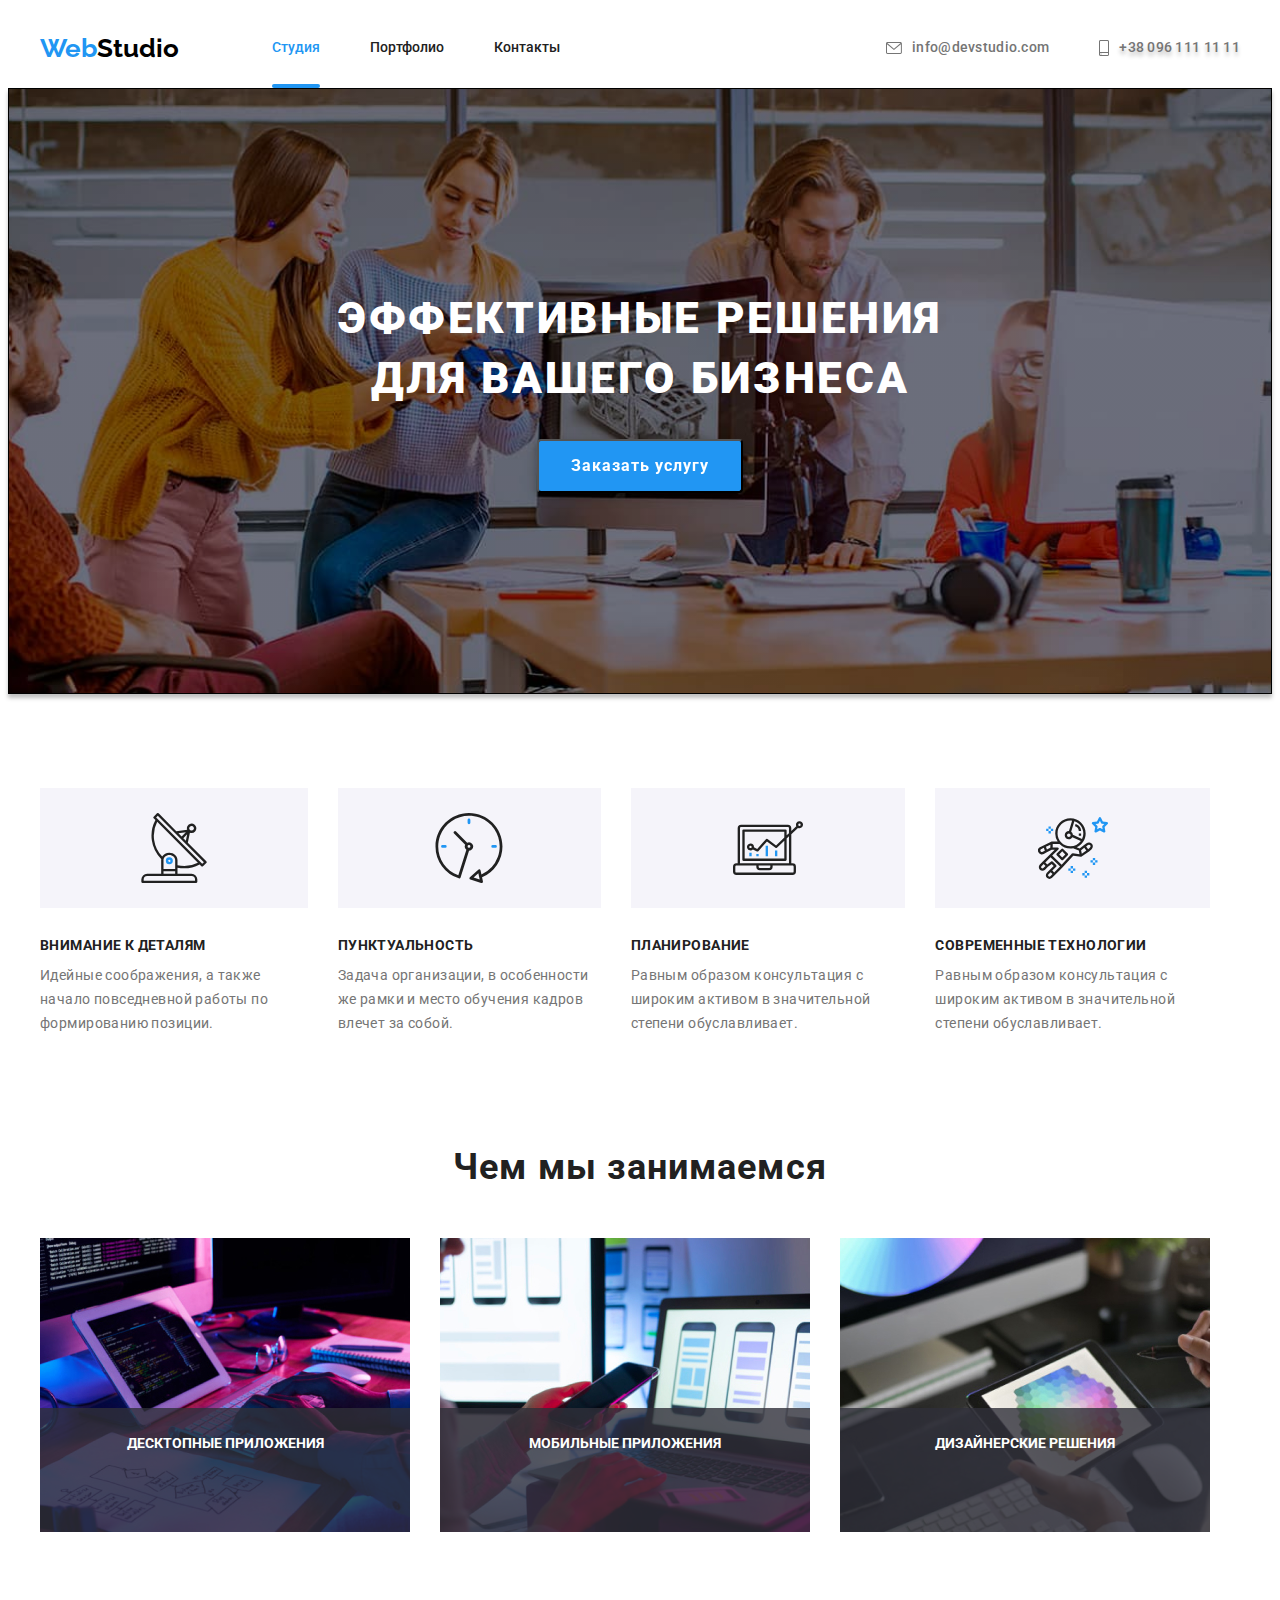
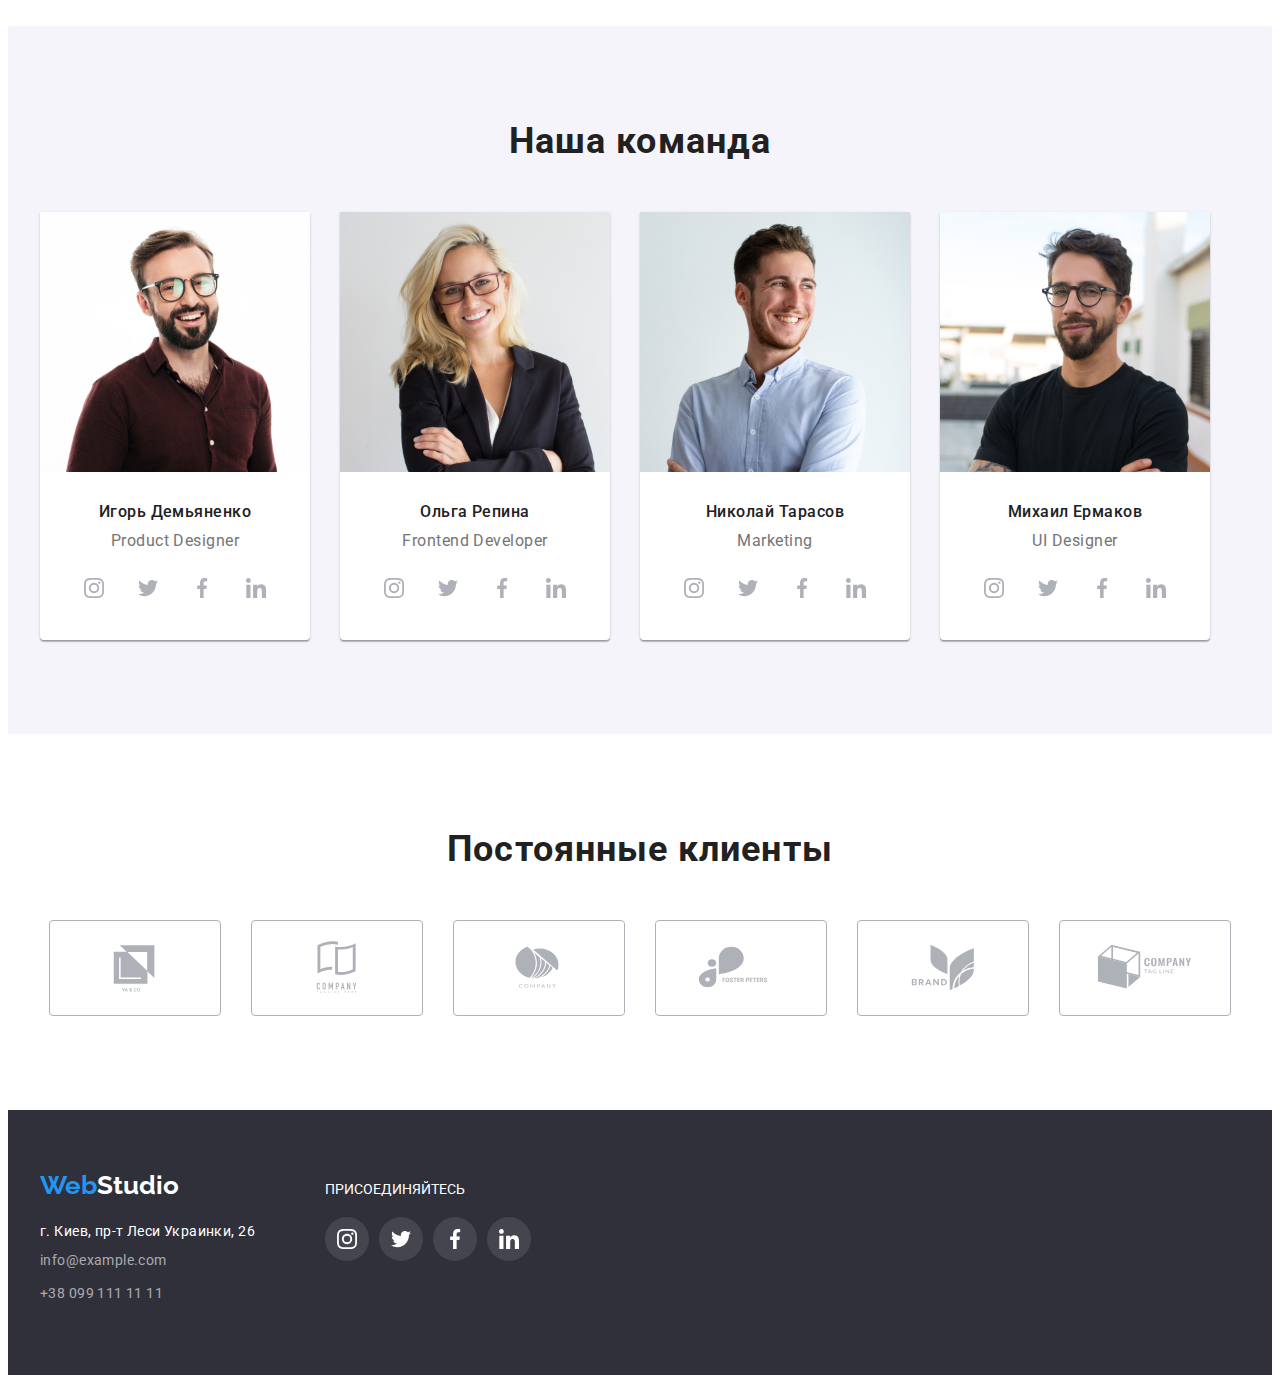
<file: index.html>
<!DOCTYPE html>
<html lang="ru">

<head>
    <meta charset="UTF-8">
    <meta http-equiv="X-UA-Compatible" content="IE=edge">
    <meta name="viewport" content="width=device-width, initial-scale=1.0">
    <title>Document</title>
    <link rel="preconnect" href="https://fonts.googleapis.com">
    <link rel="preconnect" href="https://fonts.gstatic.com" crossorigin>
    <link
        href="https://fonts.googleapis.com/css2?family=Raleway:wght@700&family=Roboto:wght@400;500;700;900&display=swap"
        rel="stylesheet">
    <!-- Style normalize -->
    <link rel="stylesheet" href="https://cdnjs.cloudflare.com/ajax/libs/modern-normalize/1.1.0/modern-normalize.min.css"
        integrity="sha512-wpPYUAdjBVSE4KJnH1VR1HeZfpl1ub8YT/NKx4PuQ5NmX2tKuGu6U/JRp5y+Y8XG2tV+wKQpNHVUX03MfMFn9Q=="
        crossorigin="anonymous" referrerpolicy="no-referrer" />
    <!-- connect whith stylesheet -->
    <link rel="stylesheet" href="./css/styles.css" />
</head>

<body>
    <header class="header">
        <div class="container header-container">
            <a class="logo" href="index.html">Web<span class="span-studio">Studio</span></a>
            <nav>
                <ul class="header-list">
                    <li class="header-list-item list"><a class="header-link link carrent" href="./index.html">Студия</a>
                    </li>
                    <li class="header-list-item list"><a class="header-link link" href="./portfolio.html">Портфолио</a>
                    </li>
                    <li class="header-list-item list"><a class="header-link link" href="">Контакты</a></li>
                </ul>
            </nav>
            <ul class="header-group">
                <li class="list"><a class="header-mail list link mail-phone-link" href="mailto:info@devstudio.com"><svg
                            class="svg-mail-phone" width="16" height="12">
                            <use href="./images/symbol-defs.svg#icon-envelope1"></use>
                        </svg>info@devstudio.com</a></li>
                <li class="list"><a class="header-contact list link mail-phone-link" href="tel:+380961111111"><svg
                            class="svg-mail-phone" width="10" height="16">
                            <use href="./images/symbol-defs.svg#icon-smartphone"></use>
                        </svg>+38 096 111 11 11</a></li>
            </ul>
        </div>
    </header>

    <!-- Эффективные решения для вашего бизнеса -->
    <main>
        <section class="hero">
            <div class="container solutions-div">
                <h1 class="title">Эффективные решения<br> для вашего бизнеса</h1>
                <button class="btn" type="button" data-modal-open>Заказать услугу</button>
                <div class="backdrop is-hidden" data-modal>
                    <div class="modal">
                        <p></p>
                        <button data-modal-close type="button"><svg class="modal-button" width="30px" height="30px"><use href="./images/symbol-defs.svg#icon-close"></use></svg></button>
                    </div>
                </div>
            </div>
        </section>

        <!-- Деятельность WebStudio-->
        <section class="section-features">
            <div class="container features-block">
                <h2 hidden>Особенности</h2>
                <ul class="universal-list">

                    <li class="list list-card">
                        <div class="img-features">
                            <svg width="70" height="70">
                                <use href="./images/symbol-defs.svg#icon-antenna"></use>
                            </svg>
                        </div>

                        <h3 class="article-title">Внимание к деталям</h3>
                        <p class="featrers-text">Идейные соображения, а также начало повседневной работы по формированию
                            позиции.</p>
                    </li>

                    <li class="list list-card">
                        <div class="img-features">
                            <svg width="70" height="70">
                                <use href="./images/symbol-defs.svg#icon-clock"></use>
                            </svg>
                        </div>
                        <h3 class="article-title">Пунктуальность</h3>
                        <p class="featrers-text">Задача организации, в особенности же рамки и место обучения кадров
                            влечет за собой.</p>
                    </li>

                    <li class="list list-card">
                        <div class="img-features">
                            <svg width="70" height="70">
                                <use href="./images/symbol-defs.svg#icon-diagram"></use>
                            </svg>
                        </div>
                        <h3 class="article-title">Планирование</h3>
                        <p class="featrers-text">Равным образом консультация с широким активом в значительной степени
                            обуславливает.</p>
                    </li>

                    <li class="list list-card">
                        <div class="img-features">
                            <svg width="70" height="70">
                                <use href="./images/symbol-defs.svg#icon-astronaut"></use>
                            </svg>
                        </div>
                        <h3 class="article-title">Современные технологии</h3>
                        <p class="featrers-text">Равным образом консультация с широким активом в значительной степени
                            обуславливает.</p>
                    </li>

                </ul>
            </div>
        </section>

        <!-- img-box -->
        <section class="section-activities">
            <div class="container">
                <h2 class="under-title">Чем мы занимаемся</h2>
                <ul class="universal-list">
                    <li class="list img-list">
                        <div class="img-wrapper"><img  src="./images/work/img-1.jpg" alt="Изображение 1" width="370" height="294">
                            <p class="desc">ДЕСКТОПНЫЕ ПРИЛОЖЕНИЯ</p>
                        </div>
                    </li>
                    <li class="list img-list">
                        <div class="img-wrapper"><img class="img-text" src="./images/work/img-2.jpg" alt="Изображение 2" width="370" height="294">
                            <p class="desc">МОБИЛЬНЫЕ ПРИЛОЖЕНИЯ</p>
                        </div>
                    </li>
                    <li class="list img-list">
                        <div class="img-wrapper"><img class="img-wrapper" src="./images/work/img-3.jpg" alt="Изображение 3" width="370" height="294">
                        <p class="desc">ДИЗАЙНЕРСКИЕ РЕШЕНИЯ</p>
                        </div>
                    </li>
                </ul>
            </div>
        </section>

        <!-- Команда  WebStudio-->
        <section class="section-team">
            <div class="container">
                <h2 class="under-title">Наша команда</h2>

                <ul class="header-list cards-team">
                    <li class="list team-list">
                        <img src="./images/team/img-1.jpg" alt="Игорь Демьяненко" width="270" height="260">
                        <div class="job-team">
                            <h3 class="under-title-list">Игорь Демьяненко</h3>
                            <p class="job-title" lang="en">Product Designer</p>
                            <ul class="team-social">
                                <li class="list social-team-list"><a class="link social-team-link" href=""
                                        target="_blank" rel="noopener noreferrer" aria-label="instagram">
                                        <svg width="20" height="20">
                                            <use href="./images/symbol-defs.svg#icon-instagram"></use>
                                        </svg>
                                    </a></li>
                                <li class="list social-team-list">
                                    <a class="link social-team-link" href="" target="_blank" rel="noopener noreferrer"
                                        aria-label="twitter">
                                        <svg width="20" height="20">
                                            <use href="./images/symbol-defs.svg#icon-twitter"></use>
                                        </svg>
                                    </a>
                                </li>
                                <li class="list social-team-list">
                                    <a class="link social-team-link" href="" target="_blank" rel="noopener noreferrer"
                                        aria-label="facebook">
                                        <svg width="20" height="20">
                                            <use href="./images/symbol-defs.svg#icon-facebook"></use>
                                        </svg>
                                    </a>
                                </li>
                                <li class="list social-team-list">
                                    <a class="link social-team-link" href="" target="_blank" rel="noopener noreferrer"
                                        aria-label="linkedin">
                                        <svg width="20" height="20">
                                            <use href="./images/symbol-defs.svg#icon-linkedin"></use>
                                        </svg>
                                    </a>
                                </li>
                            </ul>
                        </div>
                    </li>

                    <li class="list team-list">
                        <img src="./images/team/img-2.jpg" alt="Ольга Репина" width="270" height="260">
                        <div class="job-team">
                            <h3 class="under-title-list">Ольга Репина</h3>
                            <p class="job-title" lang="en">Frontend Developer</p>
                            <ul class="team-social">
                                <li class="list social-team-list"><a class="link social-team-link" href=""
                                        target="_blank" rel="noopener noreferrer" aria-label="instagram">
                                        <svg width="20" height="20">
                                            <use href="./images/symbol-defs.svg#icon-instagram"></use>
                                        </svg>
                                    </a></li>
                                <li class="list social-team-list">
                                    <a class="link social-team-link" href="" target="_blank" rel="noopener noreferrer"
                                        aria-label="twitter">
                                        <svg width="20" height="20">
                                            <use href="./images/symbol-defs.svg#icon-twitter"></use>
                                        </svg>
                                    </a>
                                </li>
                                <li class="list social-team-list">
                                    <a class="link social-team-link" href="" target="_blank" rel="noopener noreferrer"
                                        aria-label="facebook">
                                        <svg width="20" height="20">
                                            <use href="./images/symbol-defs.svg#icon-facebook"></use>
                                        </svg>
                                    </a>
                                </li>
                                <li class="list social-team-list">
                                    <a class="link social-team-link" href="" target="_blank" rel="noopener noreferrer"
                                        aria-label="linkedin">
                                        <svg width="20" height="20">
                                            <use href="./images/symbol-defs.svg#icon-linkedin"></use>
                                        </svg>
                                    </a>
                                </li>
                            </ul>
                        </div>

                    </li>

                    <li class="list team-list">
                        <img src="./images/team/img-3.jpg" alt="Николай Тарасов" width="270" height="260">
                        <div class="job-team">
                            <h3 class="under-title-list">Николай Тарасов</h3>
                            <p class="job-title" lang="en">Marketing</p>
                            <ul class="team-social">
                                <li class="list social-team-list"><a class="link social-team-link" href=""
                                        target="_blank" rel="noopener noreferrer" aria-label="instagram">
                                        <svg width="20" height="20">
                                            <use href="./images/symbol-defs.svg#icon-instagram"></use>
                                        </svg>
                                    </a></li>
                                <li class="list social-team-list">
                                    <a class="link social-team-link" href="" target="_blank" rel="noopener noreferrer"
                                        aria-label="twitter">
                                        <svg width="20" height="20">
                                            <use href="./images/symbol-defs.svg#icon-twitter"></use>
                                        </svg>
                                    </a>
                                </li>
                                <li class="list social-team-list">
                                    <a class="link social-team-link" href="" target="_blank" rel="noopener noreferrer"
                                        aria-label="facebook">
                                        <svg width="20" height="20">
                                            <use href="./images/symbol-defs.svg#icon-facebook"></use>
                                        </svg>
                                    </a>
                                </li>
                                <li class="list social-team-list">
                                    <a class="link social-team-link" href="" target="_blank" rel="noopener noreferrer"
                                        aria-label="linkedin">
                                        <svg width="20" height="20">
                                            <use href="./images/symbol-defs.svg#icon-linkedin"></use>
                                        </svg>
                                    </a>
                                </li>
                            </ul>
                        </div>
                    </li>

                    <li class="list team-list">
                        <img src="./images/team/img-4.jpg" alt="Михаил Ермаков" width="270" height="260">
                        <div class="job-team">
                            <h3 class="under-title-list">Михаил Ермаков</h3>
                            <p class="job-title" lang="en">UI Designer</p>
                            <ul class="team-social">
                                <li class="list social-team-list"><a class="link social-team-link" href=""
                                        target="_blank" rel="noopener noreferrer" aria-label="instagram">
                                        <svg width="20" height="20">
                                            <use href="./images/symbol-defs.svg#icon-instagram"></use>
                                        </svg>
                                    </a></li>
                                <li class="list social-team-list">
                                    <a class="link social-team-link" href="" target="_blank" rel="noopener noreferrer"
                                        aria-label="twitter">
                                        <svg width="20" height="20">
                                            <use href="./images/symbol-defs.svg#icon-twitter"></use>
                                        </svg>
                                    </a>
                                </li>
                                <li class="list social-team-list">
                                    <a class="link social-team-link" href="" target="_blank" rel="noopener noreferrer"
                                        aria-label="facebook">
                                        <svg width="20" height="20">
                                            <use href="./images/symbol-defs.svg#icon-facebook"></use>
                                        </svg>
                                    </a>
                                </li>
                                <li class="list social-team-list">
                                    <a class="link social-team-link" href="" target="_blank" rel="noopener noreferrer"
                                        aria-label="linkedin">
                                        <svg width="20" height="20">
                                            <use href="./images/symbol-defs.svg#icon-linkedin"></use>
                                        </svg>
                                    </a>
                                </li>
                            </ul>
                        </div>

                    </li>
                </ul>
            </div>
        </section>

        <!-- Постоянные клиенты -->
        <section class="section">
            <div class="container">
                <h2 class="under-title">Постоянные клиенты</h2>
                <ul class="clients-list">
                    <li class="list clients-icon"><a class="link link-icon" href="" target="_blank"
                            rel="noopener noreferrer" aria-label="icon-Logo-1">
                            <svg width="106" height="60">
                                <use href="./images/symbol-defs.svg#icon-Logo-1"></use>
                            </svg>
                        </a></li>
                    <li class="list clients-icon"><a class="link link-icon" href="" target="_blank"
                            rel="noopener noreferrer" aria-label="icon-Logo-2">
                            <svg width="106" height="60">
                                <use href="./images/symbol-defs.svg#icon-Logo-2"></use>
                            </svg>
                        </a></li>
                    <li class="list clients-icon"><a class="link link-icon" href="" target="_blank"
                            rel="noopener noreferrer" aria-label="icon-Logo-3">
                            <svg width="106" height="60">
                                <use href="./images/symbol-defs.svg#icon-Logo-3"></use>
                            </svg>
                        </a></li>
                    <li class="list clients-icon"><a class="link link-icon" href="" target="_blank"
                            rel="noopener noreferrer" aria-label="icon-Logo-4">
                            <svg width="106" height="60">
                                <use href="./images/symbol-defs.svg#icon-Logo-4"></use>
                            </svg>
                        </a></li>
                    <li class="list clients-icon"><a class="link link-icon" href="" target="_blank"
                            rel="noopener noreferrer" aria-label="icon-Logo-5">
                            <svg width="106" height="60">
                                <use href="./images/symbol-defs.svg#icon-Logo-5"></use>
                            </svg>
                        </a></li>
                    <li class="list clients-icon"><a class="link link-icon" href="" target="_blank"
                            rel="noopener noreferrer" aria-label="icon-Logo-6">
                            <svg width="106" height="60">
                                <use href="./images/symbol-defs.svg#icon-Logo-6"></use>
                            </svg>
                        </a></li>
                </ul>
            </div>

        </section>
    </main>

    <!-- Подвал сайта -->
    <footer class="footer">
        <div class="container footer-section">
            <div class="footer-content">
                <a class="logo logo-footer" href="index.html">Web<span class="span-studio logo-span">Studio</span></a>
                <address>
                    <ul class="footer-list">
                        <li class="list address-list"><a class="link address"
                                href="https://goo.gl/maps/Ta4kuVLoX1wkfBHNA" target="_blank"
                                rel="noopener norreferer ">г. Киев,
                                пр-т Леси Украинки, 26</a></li>
                        <li class="list address-list"><a class="link footer-mail"
                                href="mailto:info@example.com">info@example.com</a></li>
                        <li class="list address-list"><a class="link footer-tel" href="tel:+380991111111">+38 099 111 11
                                11</a></li>
                    </ul>
                </address>
            </div>
            <div class="footer-social">
                <p class="join">ПРИСОЕДИНЯЙТЕСЬ</p>
                <ul class="footer-list-link">
                    <li class="list social-list"><a class="link link-footer" href="" target="_blank"
                            rel="noopener noreferrer" aria-label="instagram">
                            <svg width="20" height="20">
                                <use href="./images/symbol-defs.svg#icon-instagram"></use>
                            </svg>
                        </a></li>
                    <li class="list social-list">
                        <a class="link link-footer" href="" target="_blank" rel="noopener noreferrer"
                            aria-label="twitter">
                            <svg width="20" height="20">
                                <use href="./images/symbol-defs.svg#icon-twitter"></use>
                            </svg>
                        </a>
                    </li>
                    <li class="list social-list">
                        <a class="link link-footer" href="" target="_blank" rel="noopener noreferrer"
                            aria-label="facebook">
                            <svg width="20" height="20">
                                <use href="./images/symbol-defs.svg#icon-facebook"></use>
                            </svg>
                        </a>
                    </li>
                    <li class="list social-list">
                        <a class="link link-footer" href="" target="_blank" rel="noopener noreferrer"
                            aria-label="linkedin">
                            <svg width="20" height="20">
                                <use href="./images/symbol-defs.svg#icon-linkedin"></use>
                            </svg>
                        </a>
                    </li>
                </ul>
            </div>
        </div>


    </footer>
    <script src="./js/modal.js"></script>
</body>

</html>
</file>
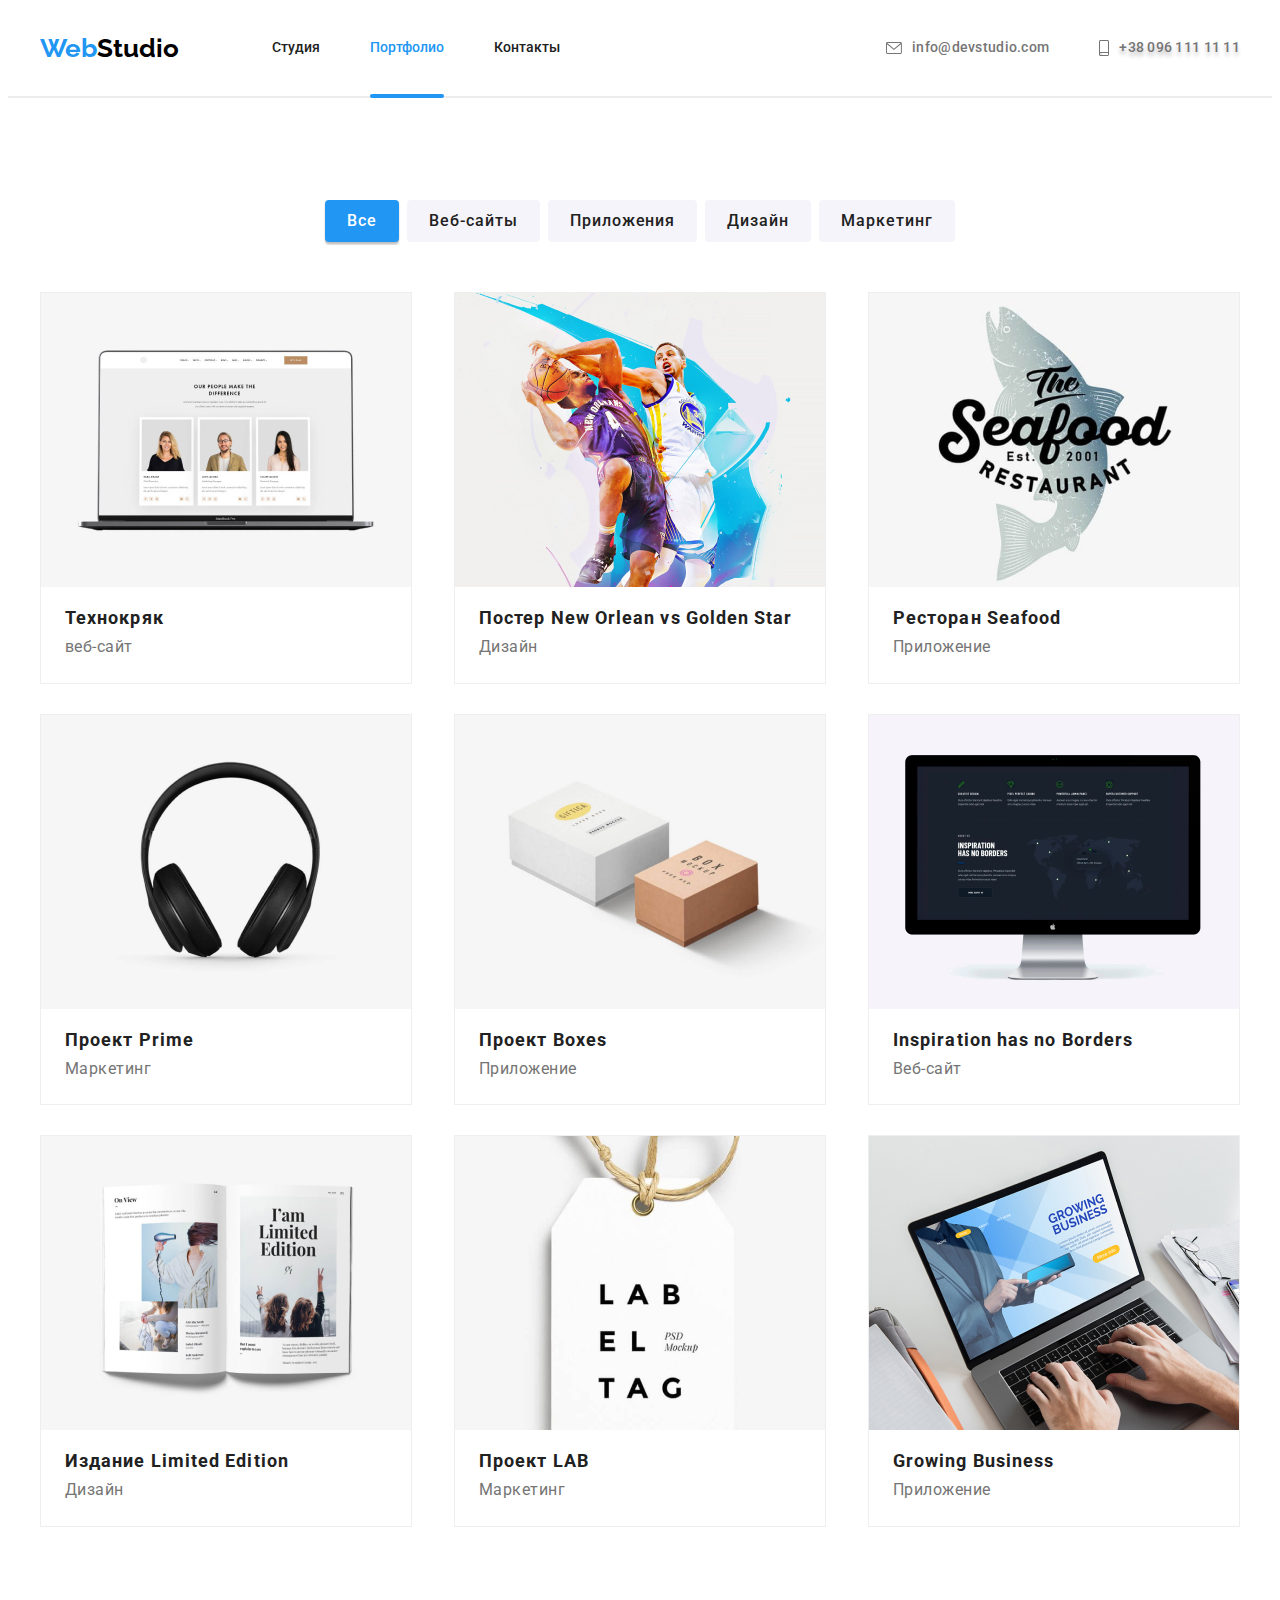
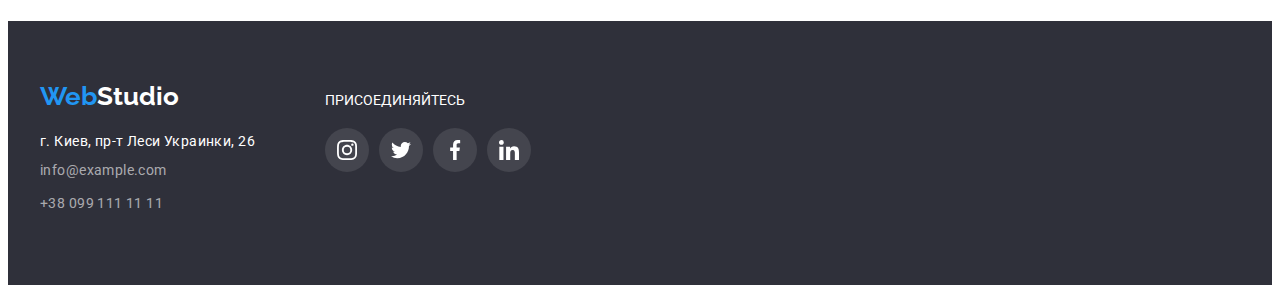
<file: portfolio.html>
<!DOCTYPE html>
<html lang="ru">

<head>
    <meta charset="UTF-8">
    <meta http-equiv="X-UA-Compatible" content="IE=edge">
    <meta name="viewport" content="width=device-width, initial-scale=1.0">
    <title>Document</title>
    <link rel="preconnect" href="https://fonts.googleapis.com">
    <link rel="preconnect" href="https://fonts.gstatic.com" crossorigin>
    <link
        href="https://fonts.googleapis.com/css2?family=Raleway:wght@700&family=Roboto:wght@400;500;700;900&display=swap"
        rel="stylesheet">
    <!-- Style normalize -->
    <link rel="stylesheet" href="https://cdnjs.cloudflare.com/ajax/libs/modern-normalize/1.1.0/modern-normalize.min.css"
        integrity="sha512-wpPYUAdjBVSE4KJnH1VR1HeZfpl1ub8YT/NKx4PuQ5NmX2tKuGu6U/JRp5y+Y8XG2tV+wKQpNHVUX03MfMFn9Q=="
        crossorigin="anonymous" referrerpolicy="no-referrer" />
    <!-- connect whith stylesheet -->
    <link rel="stylesheet" href="./css/styles.css" />
</head>

<body>
    <header>
        <div class="container header-container box-line">
            <a class="logo" href="index.html">Web<span class="span-studio">Studio</span></a>
            <nav>
                <ul class="header-list">
                    <li class="header-list-item list"><a class="header-link link" href="./index.html">Студия</a></li>
                    <li class="header-list-item list"><a class="header-link link carrent-portfolio"
                            href="./portfolio.html">Портфолио</a></li>
                    <li class="header-list-item list"><a class="header-link link" href="">Контакты</a></li>
                </ul>
            </nav>
            <ul class="header-group">
                <li class="list"><a class="header-mail list link mail-phone-link" href="mailto:info@devstudio.com"><svg
                            class="svg-mail-phone" width="16" height="12">
                            <use href="./images/symbol-defs.svg#icon-envelope1"></use>
                        </svg>info@devstudio.com</a></li>
                <li class="list"><a class="header-contact list link mail-phone-link" href="tel:+380961111111"><svg
                            class="svg-mail-phone" width="10" height="16">
                            <use href="./images/symbol-defs.svg#icon-smartphone"></use>
                        </svg>+38 096 111 11 11</a></li>
            </ul>
        </div>
        <hr>
    </header>

    <!-- main section -->
    <main>
        <!-- навигация сайта -->
        <section class="btn-section">
            <div class="container btn-box">
                <h1 hidden>Проекты</h1>
                <ul class="list-btn">
                    <li class="list btn-ptl"><button class="portfolio-btn carrent-btn-all" type="button">Все</button>
                    </li>
                    <li class="list btn-ptl"><button class="portfolio-btn" type="button">Веб-сайты</button></li>
                    <li class="list btn-ptl"><button class="portfolio-btn" type="button">Приложения</button></li>
                    <li class="list btn-ptl"><button class="portfolio-btn" type="button">Дизайн</button></li>
                    <li class="list btn-ptl"><button class="portfolio-btn" type="button">Маркетинг</button></li>
                </ul>
            </div>

            <!-- img-navigation -->
            <div class="container img-box">
                <ul class="img-box-list">
                    <li class="list card-img">
                        <div class="portfolio-overlay"><img class="img-ptl-ovelay" src="./images/portfolio/img-1.jpg"
                                alt="Технокряк" width="370" height="294">
                            <p class="portfolio-desc">Ресурс предлагает комплексные предложения с разным уровнем
                                функционала и сервисов. Все это позволит посетителю получить
                                исчерпывающие сведения о компании или частном лице.</p>
                        </div>
                        <div class="box-title">
                            <h2 class="portfolio-title">Технокряк</h2>
                            <p class="portfolio-text">веб-сайт</p>
                            <div class="portfolio-overlay">
                            </div>
                        </div>
                    </li>

                    <li class="list card-img">
                        <div class="portfolio-overlay"><img src="./images/portfolio/img-2.jpg"
                                alt="Постер New Orlean vs Golden Star" width="370" height="294">
                            <p class="portfolio-desc">Ресурс предлагает комплексные предложения с разным уровнем
                                функционала и сервисов. Все это позволит посетителю получить
                                исчерпывающие сведения о компании или частном лице.</p>
                        </div>
                        <div class="box-title">
                            <h2 class="portfolio-title">Постер New Orlean vs Golden Star</h2>
                            <p class="portfolio-text">Дизайн</p>
                        </div>
                    </li>

                    <li class="list card-img">
                        <div class="portfolio-overlay"><img src="./images/portfolio/img-3.jpg" alt="Ресторан Seafood"
                                width="370" height="294">
                            <p class="portfolio-desc">Ресурс предлагает комплексные предложения с разным уровнем
                                функционала и сервисов. Все это позволит посетителю получить
                                исчерпывающие сведения о компании или частном лице.</p>
                        </div>
                        <div class="box-title">
                            <h2 class="portfolio-title">Ресторан Seafood</h2>
                            <p class="portfolio-text">Приложение</p>
                        </div>
                    </li>

                    <li class="list card-img">
                        <div class="portfolio-overlay"><img src="./images/portfolio/img-4.jpg" alt="Проект Prime"
                                width="370" height="294">
                            <p class="portfolio-desc">Ресурс предлагает комплексные предложения с разным уровнем
                                функционала и сервисов. Все это позволит посетителю получить
                                исчерпывающие сведения о компании или частном лице.</p>
                        </div>
                        <div class="box-title">
                            <h2 class="portfolio-title">Проект Prime</h2>
                            <p class="portfolio-text">Маркетинг</p>
                        </div>
                    </li>

                    <li class="list card-img">
                        <div class="portfolio-overlay"><img src="./images/portfolio/img-5.jpg" alt="Проект Boxes"
                                width="370" height="294">
                            <p class="portfolio-desc">Ресурс предлагает комплексные предложения с разным уровнем
                                функционала и сервисов. Все это позволит посетителю получить
                                исчерпывающие сведения о компании или частном лице.</p>
                        </div>
                        <div class="box-title">
                            <h2 class="portfolio-title">Проект Boxes</h2>
                            <p class="portfolio-text">Приложение</p>
                        </div>
                    </li>

                    <li class="list card-img">
                        <div class="portfolio-overlay"><img src="./images/portfolio/img-6.jpg"
                                alt="Inspiration has no Borders" width="370" height="294">
                            <p class="portfolio-desc">Ресурс предлагает комплексные предложения с разным уровнем
                                функционала и сервисов. Все это позволит посетителю получить
                                исчерпывающие сведения о компании или частном лице.</p>
                        </div>
                        <div class="box-title">
                            <h2 class="portfolio-title">Inspiration has no Borders</h2>
                            <p class="portfolio-text">Веб-сайт</p>
                        </div>
                    </li>

                    <li class="list card-img">
                        <div class="portfolio-overlay"><img src="./images/portfolio/img-7.jpg"
                                alt="Издание Limited Edition" width="370" height="294">
                            <p class="portfolio-desc">Ресурс предлагает комплексные предложения с разным уровнем
                                функционала и сервисов. Все это позволит посетителю получить
                                исчерпывающие сведения о компании или частном лице.</p>
                        </div>
                        <div class="box-title">
                            <h2 class="portfolio-title">Издание Limited Edition</h2>
                            <p class="portfolio-text">Дизайн</p>
                        </div>
                    </li>

                    <li class="list card-img">
                        <div class="portfolio-overlay"><img src="./images/portfolio/img-8.jpg" alt="Проект LAB"
                                width="370" height="294">
                            <p class="portfolio-desc">Ресурс предлагает комплексные предложения с разным уровнем
                                функционала и сервисов. Все это позволит посетителю получить
                                исчерпывающие сведения о компании или частном лице.</p>
                        </div>
                        <div class="box-title">
                            <h2 class="portfolio-title">Проект LAB</h2>
                            <p class="portfolio-text">Маркетинг</p>
                        </div>
                    </li>

                    <li class="list card-img">
                        <div class="portfolio-overlay"><img src="./images/portfolio/img-9.jpg" alt="Growing Business"
                                width="370" height="294">
                            <p class="portfolio-desc">Ресурс предлагает комплексные предложения с разным уровнем
                                функционала и сервисов. Все это позволит посетителю получить
                                исчерпывающие сведения о компании или частном лице.</p>
                        </div>
                        <div class="box-title">
                            <h2 class="portfolio-title">Growing Business</h2>
                            <p class="portfolio-text">Приложение</p>
                        </div>
                    </li>
                </ul>
            </div>
        </section>

    </main>

    <!-- Подвал сайта -->
    <footer class="footer">
        <div class="container footer-section">
            <div class="footer-content">
                <a class="logo logo-footer" href="index.html">Web<span class="span-studio logo-span">Studio</span></a>
                <address>
                    <ul class="footer-list">
                        <li class="list address-list"><a class="link address"
                                href="https://goo.gl/maps/Ta4kuVLoX1wkfBHNA" target="_blank"
                                rel="noopener norreferer ">г. Киев,
                                пр-т Леси Украинки, 26</a></li>
                        <li class="list address-list"><a class="link footer-mail"
                                href="mailto:info@example.com">info@example.com</a></li>
                        <li class="list address-list"><a class="link footer-tel" href="tel:+380991111111">+38 099 111 11
                                11</a></li>
                    </ul>
                </address>
            </div>
            <div class="footer-social">
                <p class="join">ПРИСОЕДИНЯЙТЕСЬ</p>
                <ul class="footer-list-link">
                    <li class="list social-list"><a class="link link-footer" href="" target="_blank"
                            rel="noopener noreferrer" aria-label="instagram">
                            <svg width="20" height="20">
                                <use href="./images/symbol-defs.svg#icon-instagram"></use>
                            </svg>
                        </a></li>
                    <li class="list social-list">
                        <a class="link link-footer" href="" target="_blank" rel="noopener noreferrer"
                            aria-label="twitter">
                            <svg width="20" height="20">
                                <use href="./images/symbol-defs.svg#icon-twitter"></use>
                            </svg>
                        </a>
                    </li>
                    <li class="list social-list">
                        <a class="link link-footer" href="" target="_blank" rel="noopener noreferrer"
                            aria-label="facebook">
                            <svg width="20" height="20">
                                <use href="./images/symbol-defs.svg#icon-facebook"></use>
                            </svg>
                        </a>
                    </li>
                    <li class="list social-list">
                        <a class="link link-footer" href="" target="_blank" rel="noopener noreferrer"
                            aria-label="linkedin">
                            <svg width="20" height="20">
                                <use href="./images/symbol-defs.svg#icon-linkedin"></use>
                            </svg>
                        </a>
                    </li>
                </ul>
            </div>
        </div>
    </footer>
</body>

</html>
</file>
<file: css/styles.css>
:root {
    /* fonts */
    --main-font: "Roboto";
    --secondary-font: "Raleway";
    /* text-color */
    --accent-color: #2196F3;
    --main-txt-dark: #FFFFFF;
    --main-txt-light: #212121;
    --p-color: #757575;
    --fill-color: #AFB1B8;
    --duration-time: 250ms;
   --time-allocation: cubic-bezier(0.4, 0, 0.2, 1);
}

/* Header section */
body {
    font-family: var(--main-font), "sans-serif";
}

/* reset */

h1,
h2,
h3,
p {
    margin: 0;
}

ul {
    padding: 0px;
    margin: 0px;
}

img {
    display: block;
    max-width: 100%;
    height: auto;
}

a {
    text-decoration: none;
}

.list {
    list-style: none;
}

/* Container */
.container {
    width: 1200px;
    padding-left: 15px;
    padding-right: 15px;
    margin-left: auto;
    margin-right: auto;

}


.logo {
    font-style: normal;
    font-family: var(--secondary-font), "sans-serif";
    font-weight: 700;
    font-size: 26px;
    line-height: 1.19;
    color: var(--accent-color);

}

.span-studio {
    color: #000000;
}

.header-list {
    display: flex;
    margin-left: 93px;
}

.header-list-item:not(:last-child) {
    margin-right: 50px;
}

.header-container {
    display: flex;
    align-items: center
}

.header-group {
    margin-left: auto;
    display: flex;
}

.header-link {
    display: block;
    padding-top: 32px;
    padding-bottom: 32px;

    font-weight: 500;
    text-align: center;
    font-size: 14px;
    line-height: 1.14;
    color: var(--main-txt-light);

    transition-property: color;
    transition-duration: var(--duration-time);
    transition-timing-function: var(--time-allocation);
}

.header-link:hover,
.header-link:focus {
    color: var(--accent-color);
}

/* Carrent page */
.carrent {
    color: var(--accent-color);
position: relative;
}
.carrent::after {
    position: absolute;
    bottom: 0;
    left: 0;
    
    content: "";
    width: 100%;
    height: 4px;
    background-color: var(--accent-color);
    border-radius: 2px;
    display: inline-block;
}

.carrent-portfolio {
    color: var(--accent-color);
    position: relative;
}
.carrent-portfolio::after {
    position: absolute;
    bottom: 0;
    left: 0;
    transform: translateY(10px);

    content: "";
    width: 100%;
    height: 4px;
    background-color: var(--accent-color);
    border-radius: 2px;
    display: inline-block;
}


/* Contacts WebStudio */

.header-mail:hover,
.header-mail:focus {
    color: var(--accent-color);
    
}

.header-contact:hover,
.header-contact:focus {
    color: var(--accent-color);
}

.header-mail,
.header-contact,
.portfolio-contact {
    font-family: var(--main-font), "sans-serif";
    list-style: none;
    font-weight: 500;
    font-size: 14px;
    line-height: 1.14;
    letter-spacing: 0.02em;
    color: var(--p-color);
}

.header-contact,
.header-mail {
    padding-top: 32px;
    padding-bottom: 32px;

    transition-property: color;
    transition-duration: var(--duration-time);
    transition-timing-function: var(--time-allocation);
}

.header-contact {
    text-shadow: 0px 4px 4px rgba(0, 0, 0, 0.25);
    margin-left: 50px;
}

.mail-phone-link {
    fill: var(--p-color);
    display: flex;
    align-items: center;

    transition-property: fill;
    transition-duration: var(--duration-time);
    transition-timing-function: var(--time-allocation);

}
.mail-phone-link:hover,
.mail-phone-link:focus {
    fill: var(--accent-color);
}
.svg-mail-phone {
    margin-right: 10px;
}

/* Portfolio-contact */
.portfolio-contact {
    text-shadow: none;

    transition-property: color;
    transition-duration: var(--duration-time);
    transition-timing-function: var(--time-allocation);
}

.portfolio-contact:hover,
.portfolio-contact:focus {
    color: var(--accent-color);
}

/* Main content */
.hero {
    background-color: #2F303A;
    padding-top: 200px;
    padding-right: 0px;
    padding-bottom: 200px;
    padding-left: 0px;
    margin: auto;
    border: 1px solid #000000;
    max-width: 1600px;
    box-shadow: 0px 4px 4px rgba(0, 0, 0, 0.25);

    background-image: linear-gradient(0deg, rgba(0, 0, 0, 0.2), rgba(0, 0, 0, 0.2)), url(../images/img.jpg);
    background-repeat: no-repeat;
    background-position: center;
    background-size:cover;
   
}

.solutions-div {
    display: flex;
    align-items: center;
    flex-direction: column;
}

.title {

    margin-bottom: 30px;

    font-weight: 900;
    font-size: 44px;
    line-height: 1.36;
    text-align: center;
    letter-spacing: 0.06em;
    text-transform: uppercase;
    color: var(--main-txt-dark);
}

/* Button */
.btn {
    padding-top: 10px;
    padding-right: 32px;
    padding-bottom: 10px;
    padding-left: 32px;

    font-family: inherit;
    font-weight: 700;
    font-size: 16px;
    line-height: 1.88;
    display: flex;
    letter-spacing: 0.06em;
    color: var(--main-txt-dark);
    background-color: var(--accent-color);
    cursor: pointer;
    filter: drop-shadow(0px 4px 4px rgba(0, 0, 0, 0.25));
    box-shadow: 0px 4px 4px rgba(0, 0, 0, 0.15);
    border-radius: 4px;

    transition: background-color var(--duration-time) var(--time-allocation), border-color var(--duration-time) var(--time-allocation);

    
}

.btn:hover,
.btn:focus {
    background-color: #188CE8;
    
}

/* Модальное окно */

.backdrop {
    position: fixed;
    width: 100%;
    height: 100%;
    top: 0;
    left: 0;
    z-index: 999;
    transition: translate 250ms cubic-bezier(0.4, 0, 0.2, 1),
        opacity 250ms cubic-bezier(0.4, 0, 0.2, 1);
    background-color: rgba(0, 0, 0, 0.2);
}

.backdrop.is-hidden {
    opacity: 0;
    pointer-events: none;
}

.modal {
    position: absolute;
    top: 50%;
    left: 50%;
    transform: translate(-50%, -50%);
    min-width: 528px;
    min-height: 581px;
    background: var(--main-txt-dark);
    box-shadow: 0px 1px 3px rgba(0, 0, 0, 0.12), 0px 1px 1px rgba(0, 0, 0, 0.14), 0px 2px 1px rgba(0, 0, 0, 0.2);
    border-radius: 4px;
}

.modal-button {
    position: absolute;
    top: 8px;
    right: 8px;
    width: 30px;
    height: 30px;
    display: flex;
    align-items: center;
    justify-content: center;
    fill: #000;
    background: #FFFFFF;
    border: 1px solid rgba(0, 0, 0, 0.1);
    border-radius: 50%;
}



/* Деятельность WebStudio */

/* Activities-list */
.section-features {
    padding-top: 94px;
    padding-right: 0px;
    padding-bottom: 94px;
    padding-left: 0px;
}

.features-block {
    display: flex;
}

.universal-list {
    display: flex;
    padding: 0px;
}

.list-card {
    margin-right: 30px;

}

.list-card:last-child {
    padding-right: 0px;
}

.article-title {
    margin-bottom: 10px;
    font-family: var(--main-font), "sans-serif";
    font-weight: 700;
    font-size: 14px;
    line-height: 1.14;
    letter-spacing: 0.03em;
    text-transform: uppercase;
    color: var(--main-txt-light);
}

/*  Команда WebStudio */

.section-team {
    padding: 94px 0;
    background: #F5F4FA;
}

.cards-team {
    display: flex;
    padding: 0px;
    margin: 0px;
    border-radius: 0px 0px 4px 4px;
}

.team-list {
    margin-right: 30px;


    box-shadow: 0px 1px 3px rgba(0, 0, 0, 0.12), 0px 1px 1px rgba(0, 0, 0, 0.14), 0px 2px 1px rgba(0, 0, 0, 0.2);
    border-radius: 0px 0px 4px 4px;
    background-color: var(--main-txt-dark);
}

.team-list:last-child {
    margin-right: 0px;
}

.featrers-text {
    font-family: var(--main-font), "sans-serif";
    font-weight: 400;
    font-size: 14px;
    line-height: 1.71;
    letter-spacing: 0.03em;
    color: var(--p-color);

    margin-bottom: 16px;
}

/* Деятельность WebStudio */

.section-activities {
    padding-top: 0px;
    padding-bottom: 94px;
}

.under-title {
    margin-bottom: 50px;

    font-family: var(--main-font), "sans-serif";
    font-weight: 700;
    font-size: 36px;
    line-height: 1.17;
    text-align: center;
    letter-spacing: 0.03em;
    color: var(--main-txt-light);
}


.img-wrapper {
position: relative;
}

.desc {
position: absolute;
bottom: 0;
padding: 27px 0;

width: 370px;
height: 70px;

font-family: var(--main-font), "sans-serif";
font-style: normal;
font-weight: 700;
font-size: 14px;
line-height: 1,14;
text-align: center;
color: var(--main-txt-dark);
background-color: rgba(47, 48, 58, 0.8);

}

.img-text {
    display: block;
}


.img-list {
    margin-right: 30px;

}

.img-list:last-child {
    margin-right: 0px;
}

.under-title-list {
    margin-bottom: 10px;

    font-family: var(--main-font), "sans-serif";
    font-weight: 500;
    font-size: 16px;
    line-height: 1.19;
    letter-spacing: 0.03em;
    color: var(--main-txt-light);
}

.job-team {
    text-align: center;
    padding-top: 30px;
    padding-bottom: 30px;
    
}

.job-title {

    font-family: var(--main-font), "sans-serif";
    font-weight: 400;
    font-size: 16px;
    line-height: 1.19;
    letter-spacing: 0.03em;
    color: var(--p-color);

    margin-bottom: 16px;
}

/* Footer section */
.footer {
display: flex;
align-items: baseline;

    padding-top: 60px;
    padding-bottom: 60px;
    padding-right: 0px;
    padding-left: 0px;
    background-color: #2F303A;
    
}

.logo-span {
    color: var(--main-txt-dark);
}

.address {
    font-family: var(--main-font) "sans-serif";
    font-style: normal;
    list-style: none;
    font-weight: 400;
    font-size: 14px;
    line-height: 1.71px;
    letter-spacing: 0.03em;
    color: var(--main-txt-dark);
}

.footer-mail,
.footer-tel {
    font-family: var(--main-font), "sans-serif";
    font-style: normal;
    font-weight: 400;
    font-size: 14px;
    line-height: 1.71;
    letter-spacing: 0.03em;
    color: rgba(255, 255, 255, 0.6);
}

.footer-content {
    display: flex;
    flex-direction: column;
}

.footer-box {
    display: flex;
}

.logo-footer {
    margin-bottom: 20px;
}

.footer-list {
    padding-left: 0px;
    
}

.address-list {
    margin-bottom: 9px;
}


/* Portfolio-button */

hr {
    border: 1px solid #ECECEC;
}

.portfolio-btn {
    padding-top: 6px;
    padding-right: 22px;
    padding-bottom: 6px;
    padding-left: 22px;

    font-family: inherit;
    font-weight: 500;
    font-size: 16px;
    line-height: 1.88;
    display: flex;
    letter-spacing: 0.06em;
    color: var(--main-txt-light);
    background-color: #F5F4FA;
    cursor: pointer;
    border: none;
    border-radius: 4px;

    transition-property: color, background-color;
    transition-duration: var(--duration-time);
    transition-timing-function: var(--time-allocation);
}

.portfolio-btn:hover,
.portfolio-btn:focus {
    background-color: #188CE8;
    color: var(--main-txt-dark);
}

/* Carrent button-filters-all */
.carrent-btn-all {
    color: var(--main-txt-dark);
    background-color: var(--accent-color);
    box-shadow: 0px 3px 1px rgba(0, 0, 0, 0.1), 0px 1px 2px rgba(0, 0, 0, 0.08), 0px 2px 2px rgba(0, 0, 0, 0.12);
}

.box-title {
    padding-top: 20px;
    padding-right: 24px;
    padding-bottom: 20px;
    padding-left: 24px;
}

.portfolio-title {
    margin-bottom: 4px;

    font-family: var(--main-font), "sans-serif";
    font-weight: 700;
    font-size: 18px;
    line-height: 1.19;
    letter-spacing: 0.06em;
    color: var(--main-txt-light);
}

.portfolio-text {

    font-family: var(--main-font), "sans-serif";
    font-weight: 400;
    font-size: 16px;
    line-height: 1.88;
    letter-spacing: 0.03em;
    color: var(--p-color);
}

.list-contact {
    margin-left: 50px;
}

/* Btn-portfolio-section */

.btn-section {
    padding: 94px 0;
}

.btn-box {
    display: flex;
    justify-content: center;
    margin-bottom: 50px;
}

.list-btn {
    display: flex;
}

.btn-ptl:not(:first-child) {
    padding-left: 8px;
}

/* img filters in Portfolio */
.img-box {
    display: flex;
    flex-wrap: wrap;
    justify-content: space-between;
    margin-top: -30px;
}

.img-box-list {
    display: contents;

}

.card-img {
    margin-top: 30px;
    border: 1px solid #EEEEEE;

    transition-property: box-shadow;
    transition-duration: var(--duration-time);
    transition-timing-function: var(--time-allocation);

    
}

.card-img:hover,
.card-img:focus {
    box-shadow: 0px 1px 1px rgba(0, 0, 0, 0.12), 0px 4px 4px rgba(0, 0, 0, 0.06), 1px 4px 6px rgba(0, 0, 0, 0.16);
}

.card-img:hover .portfolio-desc {
transform: translateY(0);

}

.portfolio-overlay {
    position: relative;
    display: flex;
    text-align: center;
    justify-content: center;
    overflow: hidden;
}

.portfolio-desc {
    transform: translateY(100%);

    transition-timing-function: ease-in-out;
    transition-duration: var(--duration-time);

    position: absolute;

    font-weight: 400;
    font-size: 18px;
    line-height: 1.56;
    color: var(--main-txt-dark);
    background-color: rgba(33, 150, 243, 0.9);
    text-align: left;

    
    top: 0;
    width: 100%;
    height: 100%;
    padding: 63px 24px;
  
}


.img-tech {
    filter: drop-shadow(0px 4px 4px rgba(0, 0, 0, 0.25));
}

/* Icons */
.img-features {
    background-color:#F5F4FA;
    display: flex;
    justify-content: center;
    align-items: center;
    height: 120px;
    margin-bottom: 30px;
   
}

.team-social {
    display: flex;
    justify-content:center;
}
.social-team-list:not(:last-child) {
    margin-right: 10px;
        
}
.social-team-link {
    display: flex;
    align-items: center;
    justify-content: center;
    width: 44px;
    height: 44px;
    border-radius: 50%;
    fill: var(--fill-color);

    transition-property: fill, background-color;
    transition-duration: var(--duration-time);
    transition-timing-function: var(--time-allocation);
    
}
.social-team-link:hover,
.social-team-link:focus {
    background-color: var(--accent-color);
    fill: var(--main-txt-dark);
}

/* Постоянные клиенты */
.section {
    padding: 94px 0px;
}


.clients-list {
    display: flex;
    justify-content: center;
     
}


.clients-icon {
width: calc(100% / 6 - 30px);
border: 1px solid var(--fill-color);
border-radius: 4px;
height: 94px;

transition-property: color;
transition-duration: var(--duration-time);
transition-timing-function: var(--time-allocation);
}

.clients-icon:not(:last-child) {
    margin-right: 30px;
}
.clients-icon:hover,
.clients-icon:focus {
    border-color: var(--accent-color);
}
.link-icon {
    fill: var(--fill-color);
    display: flex;
    width: 100%;
    height: 100%;
    justify-content: center;
    align-items: center;

    transition-property: fill;
    transition-duration: var(--duration-time);
    transition-timing-function: var(--time-allocation);
}

.link-icon:hover,
.link-icon:focus {
   fill: var(--accent-color); 
  
}

/* Footer-social-link */

.footer-section {
    display: flex;
    align-items: baseline;
}

.footer-social {
display: flex;
    flex-direction: column;
    margin-left: 70px;
    color:var(--main-txt-dark)
       
}

.join {
    font-family: var(--main-font), "sans-serif";
    font-style: normal;
        font-size: 14px;
        margin-bottom: 20px;
}

.footer-list-link {
    display: flex;
            
}
.social-list {
display: flex;
align-items: center;
justify-content: center;

      
}
.social-list:not(:last-child) {
padding-right: 10px;
}
.link-footer {
    width: 44px;
    height: 44px;
    display: flex;
    align-items: center;
    justify-content: center;
   border-radius: 50%;
   background-color: #44454E;
   fill:var(--main-txt-dark);

transition-property: background-color;
transition-duration: var(--duration-time);
transition-timing-function: var(--time-allocation);
}

.link-footer:hover,
.link-footer:focus {
background-color: var(--accent-color);

}
</file>
